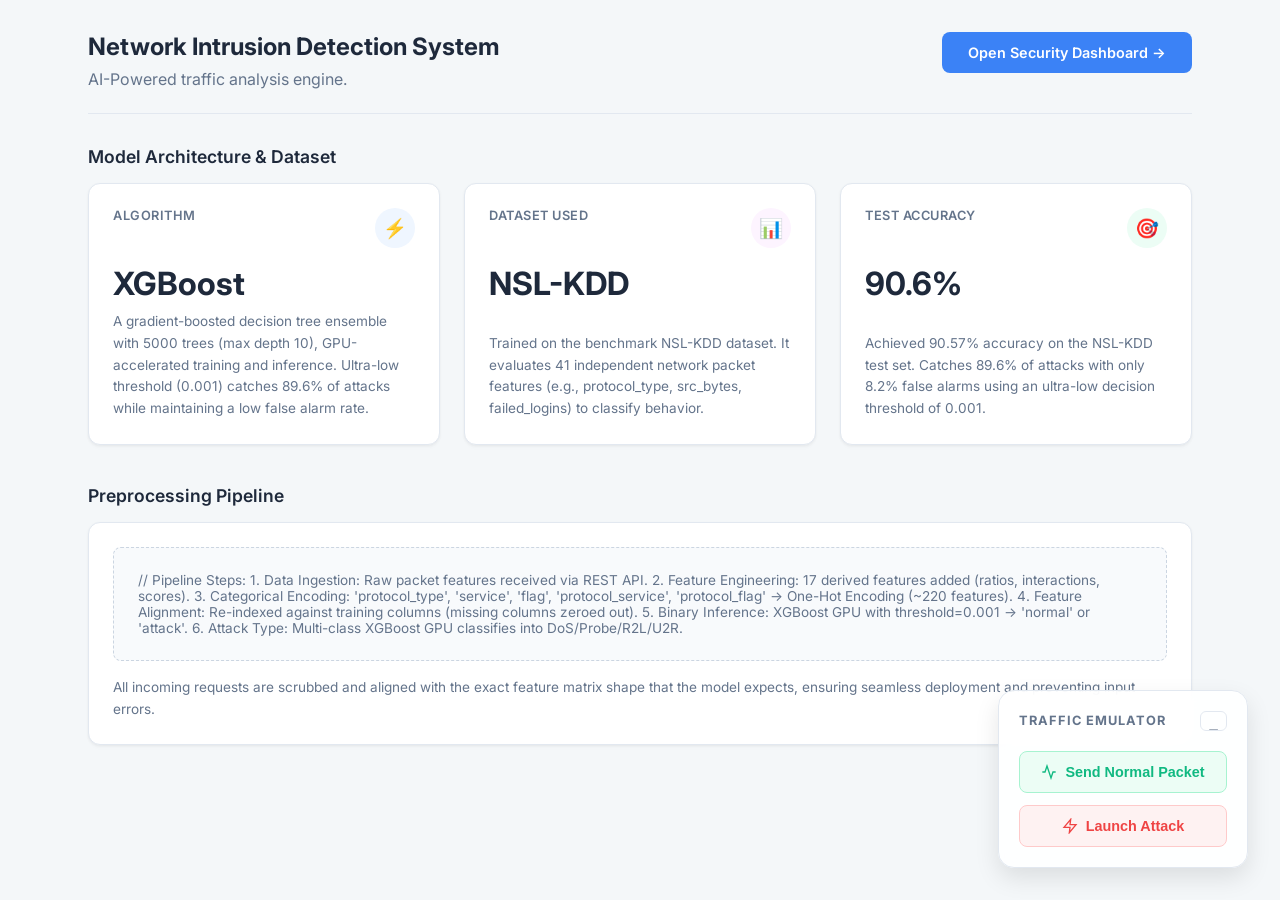
<file: templates/index.html>
<!DOCTYPE html>
<html lang="en">
<head>
    <meta charset="UTF-8">
    <meta name="viewport" content="width=device-width, initial-scale=1.0">
    <title>Model Overview - IDS Dashboard</title>
    <link href="https://fonts.googleapis.com/css2?family=Inter:wght@400;500;600;700;800&family=JetBrains+Mono&display=swap" rel="stylesheet">
    <link rel="stylesheet" href="/static/style.css">
</head>
<body>

    <!-- Main Content -->
    <main class="main-content" style="margin-left: 0; max-width: 1200px; margin: 0 auto;">
        <div class="page-header" style="align-items: flex-start; border-bottom: 1px solid var(--border-color); padding-bottom: 1.5rem;">
            <div>
                <h1 class="page-title">Network Intrusion Detection System</h1>
                <p style="color: var(--text-muted); font-size: 1rem; margin-top: 0.5rem;">AI-Powered traffic analysis engine.</p>
            </div>
            <a href="/dashboard" class="btn" style="background: var(--accent-blue); color: white; text-decoration: none; max-width: 250px;">
                Open Security Dashboard →
            </a>
        </div>

        <h2 class="section-title">Model Architecture & Dataset</h2>
        <div class="metrics-grid">
            
            <div class="card">
                <div class="card-header">
                    <span class="card-title">Algorithm</span>
                    <div class="card-icon" style="background: #eff6ff; color: #3b82f6;">⚡</div>
                </div>
                <div class="card-value">XGBoost</div>
                <p class="card-desc">A gradient-boosted decision tree ensemble with 5000 trees (max depth 10), GPU-accelerated training and inference. Ultra-low threshold (0.001) catches 89.6% of attacks while maintaining a low false alarm rate.</p>
            </div>
            
            <div class="card">
                <div class="card-header">
                    <span class="card-title">Dataset Used</span>
                    <div class="card-icon" style="background: #fdf4ff; color: #d946ef;">📊</div>
                </div>
                <div class="card-value">NSL-KDD</div>
                <p class="card-desc">Trained on the benchmark NSL-KDD dataset. It evaluates 41 independent network packet features (e.g., protocol_type, src_bytes, failed_logins) to classify behavior.</p>
            </div>

            <div class="card">
                <div class="card-header">
                    <span class="card-title">Test Accuracy</span>
                    <div class="card-icon" style="background: #ecfdf5; color: #10b981;">🎯</div>
                </div>
                <div class="card-value">90.6%</div>
                <p class="card-desc">Achieved 90.57% accuracy on the NSL-KDD test set. Catches 89.6% of attacks with only 8.2% false alarms using an ultra-low decision threshold of 0.001.</p>
            </div>
            
        </div>

        <h2 class="section-title">Preprocessing Pipeline</h2>
        <div class="card" style="margin-bottom: 2rem;">
            <div class="architecture-box">
                // Pipeline Steps:
                1. Data Ingestion: Raw packet features received via REST API.
                2. Feature Engineering: 17 derived features added (ratios, interactions, scores).
                3. Categorical Encoding: 'protocol_type', 'service', 'flag', 'protocol_service', 'protocol_flag' → One-Hot Encoding (~220 features).
                4. Feature Alignment: Re-indexed against training columns (missing columns zeroed out).
                5. Binary Inference: XGBoost GPU with threshold=0.001 → 'normal' or 'attack'.
                6. Attack Type: Multi-class XGBoost GPU classifies into DoS/Probe/R2L/U2R.
            </div>
            <p class="card-desc">All incoming requests are scrubbed and aligned with the exact feature matrix shape that the model expects, ensuring seamless deployment and preventing input errors.</p>
        </div>
    </main>

    <!-- Simulation Panel (Bottom Right) -->
    <div id="sim-panel" class="simulation-panel">
        <div class="sim-header">
            <h3>Traffic Emulator</h3>
            <button id="btn-toggle-sim" class="sim-toggle" title="Hide panel">_</button>
        </div>
        <div class="sim-body">
            <button id="btn-normal" class="btn btn-normal">
                <svg viewBox="0 0 24 24" width="16" height="16" stroke="currentColor" stroke-width="2" fill="none"><polyline points="22 12 18 12 15 21 9 3 6 12 2 12"></polyline></svg>
                Send Normal Packet
            </button>
            <button id="btn-attack" class="btn btn-attack">
                <svg viewBox="0 0 24 24" width="16" height="16" stroke="currentColor" stroke-width="2" fill="none"><polygon points="13 2 3 14 12 14 11 22 21 10 12 10 13 2"></polygon></svg>
                Launch Attack
            </button>
        </div>
    </div>
    <button id="btn-show-sim" class="sim-reopen" style="display:none;" title="Show emulator">+</button>

    <!-- Toast Notification -->
    <div id="toast" class="toast">Packet sent successfully</div>

    <script>
        function showToast(message, isError = false) {
            const toast = document.getElementById('toast');
            toast.textContent = message;
            if (isError) {
                toast.style.background = 'var(--danger-red)';
            } else {
                toast.style.background = '#1e293b';
            }
            toast.classList.add('show');
            setTimeout(() => toast.classList.remove('show'), 3000);
        }

        async function fireTraffic(type) {
            const btn = document.getElementById(`btn-${type}`);
            const originalText = btn.innerHTML;
            btn.innerHTML = 'Sending...';
            btn.disabled = true;

            try {
                const res = await fetch('/api/send_traffic', {
                    method: 'POST',
                    headers: { 'Content-Type': 'application/json' },
                    body: JSON.stringify({ type })
                });
                const data = await res.json();
                
                if (data.status === 'success') {
                    showToast(`Successfully fired ${data.type_sent.toUpperCase()} traffic.`);
                } else {
                    showToast(data.message, true);
                }
            } catch (e) {
                showToast('Failed to connect to target server', true);
            } finally {
                btn.innerHTML = originalText;
                btn.disabled = false;
            }
        }

        document.getElementById('btn-normal').addEventListener('click', () => fireTraffic('normal'));
        document.getElementById('btn-attack').addEventListener('click', () => fireTraffic('attack'));

        // Simulation panel toggle
        function updateSimPanel(hidden) {
            const panel = document.getElementById('sim-panel');
            const reopen = document.getElementById('btn-show-sim');
            if (hidden) {
                panel.classList.add('hidden');
                reopen.style.display = 'flex';
            } else {
                panel.classList.remove('hidden');
                reopen.style.display = 'none';
            }
            localStorage.setItem('sim_panel_hidden', hidden ? '1' : '0');
        }
        document.getElementById('btn-toggle-sim').addEventListener('click', () => updateSimPanel(true));
        document.getElementById('btn-show-sim').addEventListener('click', () => updateSimPanel(false));
        if (localStorage.getItem('sim_panel_hidden') === '1') updateSimPanel(true);
    </script>
</body>
</html>
</file>
<file: static/style.css>
:root {
    --bg-light: #f4f7f9;
    --sidebar-bg: #ffffff;
    --card-bg: #ffffff;
    --text-dark: #1e293b;
    --text-muted: #64748b;
    --accent-blue: #3b82f6;
    --accent-teal: #14b8a6;
    --danger-red: #ef4444;
    --safe-green: #10b981;
    --border-color: #e2e8f0;
    --font-main: 'Inter', sans-serif;
}

* { margin: 0; padding: 0; box-sizing: border-box; }

body {
    font-family: var(--font-main);
    background-color: var(--bg-light);
    color: var(--text-dark);
    display: flex;
    min-height: 100vh;
}

/* Sidebar */
.sidebar {
    width: 260px;
    background-color: var(--sidebar-bg);
    border-right: 1px solid var(--border-color);
    padding: 1.5rem 0;
    display: flex;
    flex-direction: column;
    position: fixed;
    height: 100vh;
    left: 0;
    top: 0;
}

.logo-container {
    padding: 0 1.5rem 2rem;
    display: flex;
    align-items: center;
    gap: 0.75rem;
    font-weight: 800;
    font-size: 1.4rem;
    color: var(--text-dark);
}

.logo-icon {
    background: var(--accent-blue);
    color: white;
    width: 32px;
    height: 32px;
    border-radius: 8px;
    display: flex;
    align-items: center;
    justify-content: center;
}

.nav-section {
    font-size: 0.75rem;
    text-transform: uppercase;
    letter-spacing: 1px;
    color: var(--text-muted);
    font-weight: 600;
    padding: 0 1.5rem;
    margin-bottom: 0.75rem;
    margin-top: 1.5rem;
}

.nav-menu {
    list-style: none;
    display: flex;
    flex-direction: column;
    gap: 0.25rem;
    padding: 0 1rem;
}

.nav-item {
    display: flex;
    align-items: center;
    gap: 0.75rem;
    padding: 0.75rem 1rem;
    border-radius: 8px;
    color: var(--text-muted);
    text-decoration: none;
    font-weight: 500;
    font-size: 0.95rem;
    transition: all 0.2s;
}

.nav-item:hover {
    background-color: #f8fafc;
    color: var(--text-dark);
}

.nav-item.active {
    background-color: #eff6ff;
    color: var(--accent-blue);
    font-weight: 600;
}

.nav-item svg {
    width: 18px;
    height: 18px;
}

/* Main Content */
.main-content {
    flex: 1;
    margin-left: 260px;
    padding: 2rem 3rem;
}

.page-header {
    display: flex;
    justify-content: space-between;
    align-items: center;
    margin-bottom: 2rem;
}

.page-title {
    font-size: 1.5rem;
    font-weight: 700;
}

.section-title {
    font-size: 1.1rem;
    font-weight: 600;
    margin-bottom: 1rem;
    color: var(--text-dark);
    margin-top: 1rem;
}

/* Grid Layouts */
.metrics-grid {
    display: grid;
    grid-template-columns: repeat(auto-fit, minmax(260px, 1fr));
    gap: 1.5rem;
    margin-bottom: 2.5rem;
}

/* Cards */
.card {
    background: var(--card-bg);
    border-radius: 12px;
    padding: 1.5rem;
    box-shadow: 0 1px 3px rgba(0,0,0,0.05), 0 4px 6px -2px rgba(0,0,0,0.025);
    border: 1px solid var(--border-color);
    display: flex;
    flex-direction: column;
}

.card-header {
    display: flex;
    justify-content: space-between;
    align-items: flex-start;
    margin-bottom: 1rem;
}

.card-icon {
    width: 40px;
    height: 40px;
    border-radius: 50%;
    display: flex;
    align-items: center;
    justify-content: center;
    font-size: 1.2rem;
}

.card-title {
    font-size: 0.8rem;
    text-transform: uppercase;
    letter-spacing: 0.5px;
    color: var(--text-muted);
    font-weight: 600;
}

.card-value {
    font-size: 2rem;
    font-weight: 700;
    color: var(--text-dark);
    margin-bottom: 0.5rem;
}

.card-desc {
    font-size: 0.85rem;
    color: var(--text-muted);
    line-height: 1.6;
    margin-top: auto;
}

/* Floating Action Buttons (Simulation) */
.simulation-panel {
    position: fixed;
    bottom: 2rem;
    right: 2rem;
    display: flex;
    flex-direction: column;
    gap: 0.75rem;
    z-index: 100;
    background: rgba(255, 255, 255, 0.9);
    backdrop-filter: blur(8px);
    padding: 1.25rem;
    border-radius: 16px;
    box-shadow: 0 10px 25px rgba(0,0,0,0.1);
    border: 1px solid var(--border-color);
    width: 250px;
}

.simulation-panel h3 {
    font-size: 0.8rem;
    text-transform: uppercase;
    letter-spacing: 1px;
    color: var(--text-muted);
    margin: 0;
    text-align: center;
}

.sim-header {
    display: flex;
    align-items: center;
    justify-content: space-between;
    margin-bottom: 0.5rem;
}

.sim-toggle {
    background: none;
    border: 1px solid var(--border-color);
    border-radius: 6px;
    color: var(--text-muted);
    cursor: pointer;
    font-size: 0.9rem;
    line-height: 1;
    padding: 2px 8px;
    font-family: var(--font-mono, monospace);
}

.sim-toggle:hover {
    background: var(--border-color);
}

.sim-body {
    display: flex;
    flex-direction: column;
    gap: 0.75rem;
}

.simulation-panel.hidden {
    display: none;
}

.sim-reopen {
    position: fixed;
    bottom: 2rem;
    right: 2rem;
    z-index: 100;
    width: 48px;
    height: 48px;
    border-radius: 50%;
    border: 1px solid var(--border-color);
    background: var(--card-bg);
    box-shadow: 0 4px 12px rgba(0,0,0,0.15);
    cursor: pointer;
    font-size: 1.5rem;
    align-items: center;
    justify-content: center;
    color: var(--accent-blue);
    transition: transform 0.2s;
}

.sim-reopen:hover {
    transform: scale(1.1);
}

.live-badge {
    display: inline-block;
    font-size: 0.6rem;
    font-weight: 700;
    letter-spacing: 1px;
    color: #fff;
    background: var(--danger-red);
    padding: 2px 8px;
    border-radius: 4px;
    vertical-align: middle;
    margin-left: 8px;
    animation: pulse-badge 1.5s ease-in-out infinite;
}

@keyframes pulse-badge {
    0%, 100% { opacity: 1; }
    50% { opacity: 0.5; }
}

.btn {
    padding: 0.75rem 1rem;
    border: none;
    border-radius: 8px;
    font-weight: 600;
    font-size: 0.9rem;
    cursor: pointer;
    display: flex;
    align-items: center;
    justify-content: center;
    gap: 0.5rem;
    transition: all 0.2s;
    width: 100%;
}

.btn-normal {
    background-color: #ecfdf5;
    color: var(--safe-green);
    border: 1px solid #a7f3d0;
}
.btn-normal:hover { background-color: #d1fae5; }

.btn-attack {
    background-color: #fef2f2;
    color: var(--danger-red);
    border: 1px solid #fecaca;
}
.btn-attack:hover { background-color: #fee2e2; }

/* Table */
.table-card {
    background: var(--card-bg);
    border-radius: 12px;
    box-shadow: 0 1px 3px rgba(0,0,0,0.05);
    border: 1px solid var(--border-color);
    overflow: hidden;
}

table {
    width: 100%;
    border-collapse: collapse;
}

th, td {
    padding: 1rem 1.5rem;
    text-align: left;
    border-bottom: 1px solid var(--border-color);
}

th {
    background-color: #f8fafc;
    font-size: 0.8rem;
    text-transform: uppercase;
    color: var(--text-muted);
    font-weight: 600;
    letter-spacing: 0.5px;
}

td {
    font-size: 0.95rem;
}

.badge {
    padding: 0.35rem 0.75rem;
    border-radius: 999px;
    font-size: 0.75rem;
    font-weight: 600;
    display: inline-flex;
    align-items: center;
    justify-content: center;
}

.badge.attack { background: #fee2e2; color: #b91c1c; }
.badge.normal { background: #d1fae5; color: #047857; }
.badge.correct { background: #e0f2fe; color: #0369a1; }
.badge.wrong { background: #ffedd5; color: #c2410c; }

/* Toast */
.toast {
    position: fixed;
    top: 2rem;
    right: 50%;
    transform: translateX(50%) translateY(-100px);
    background: #1e293b;
    color: white;
    padding: 1rem 2rem;
    border-radius: 8px;
    font-weight: 500;
    opacity: 0;
    transition: all 0.3s cubic-bezier(0.68, -0.55, 0.265, 1.55);
    z-index: 1000;
    box-shadow: 0 10px 15px -3px rgba(0,0,0,0.1);
}
.toast.show { transform: translateX(50%) translateY(0); opacity: 1; }
.toast.error { background: var(--danger-red); }

/* Model Architecture specific */
.architecture-box {
    background: #f8fafc;
    border: 1px dashed #cbd5e1;
    border-radius: 8px;
    padding: 1.5rem;
    margin-bottom: 1rem;
    font-family: var(--font-mono);
    font-size: 0.85rem;
    color: var(--text-muted);
}
</file>
